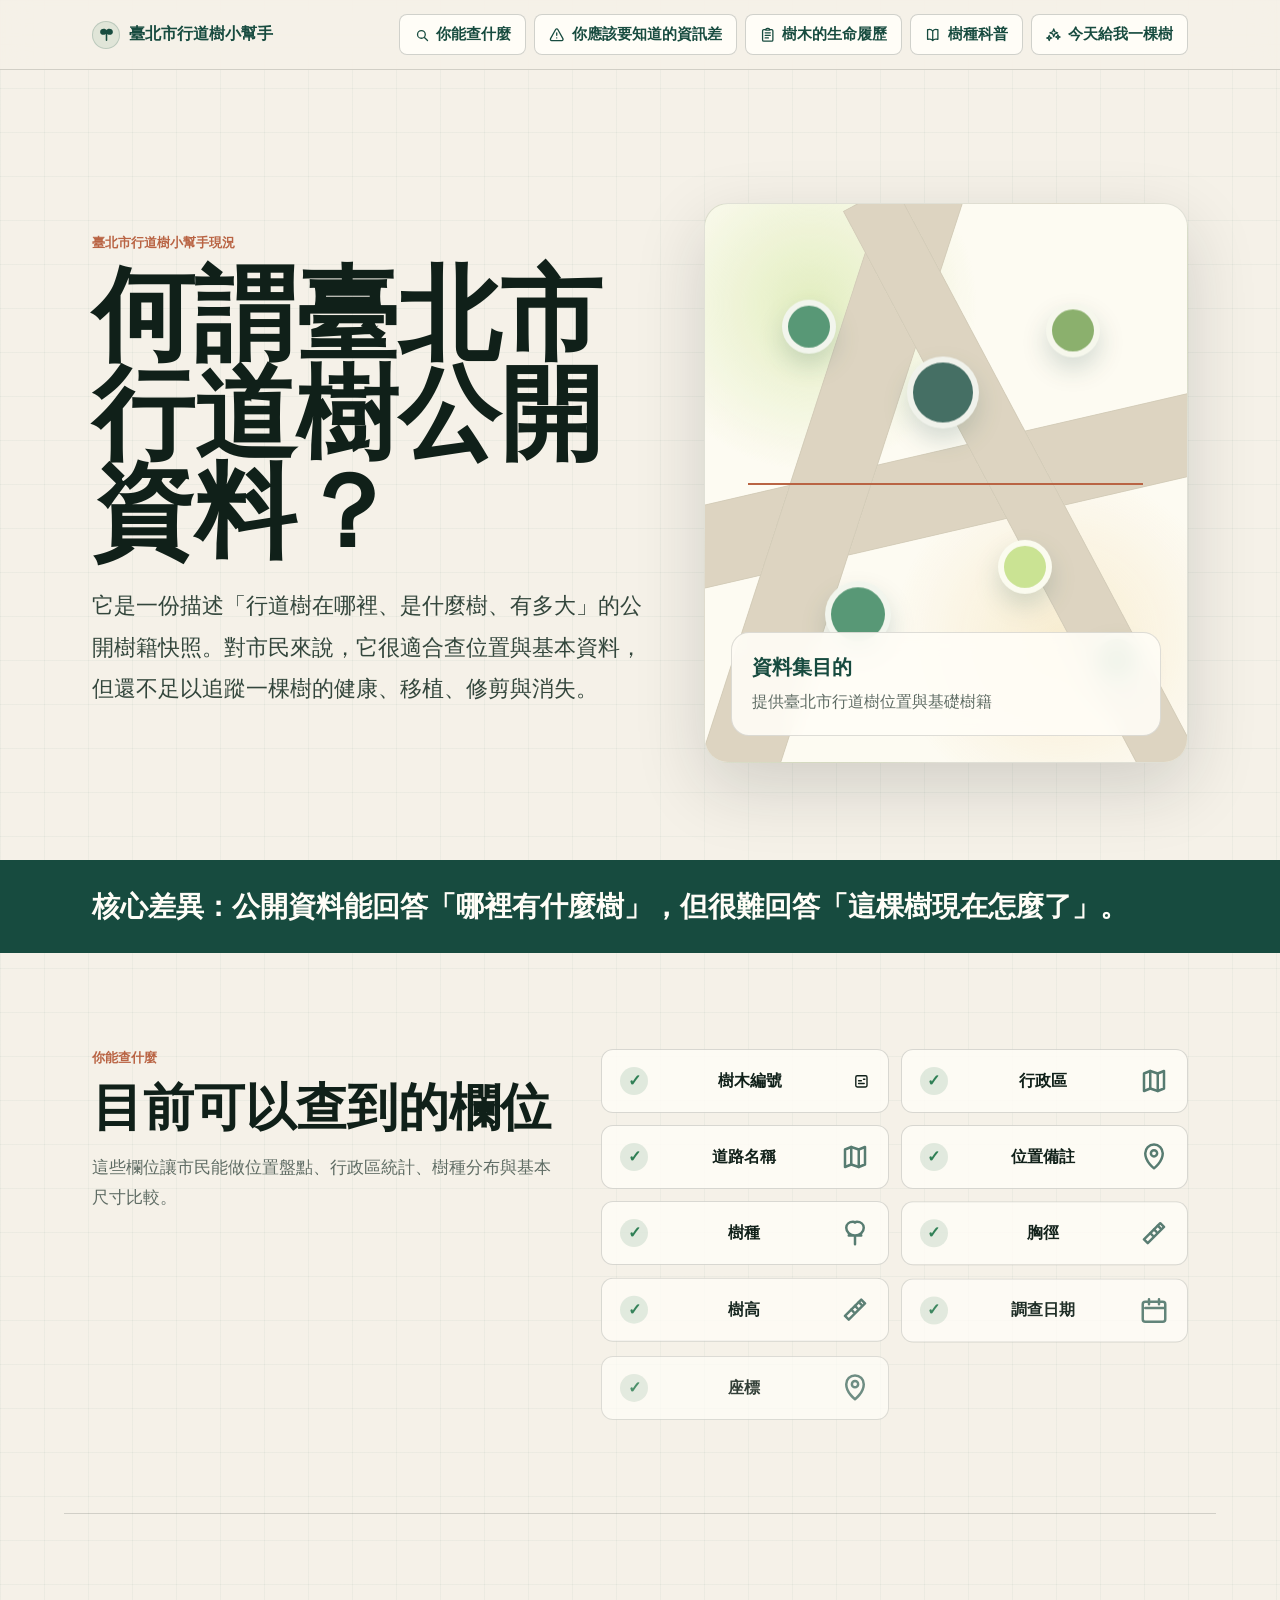
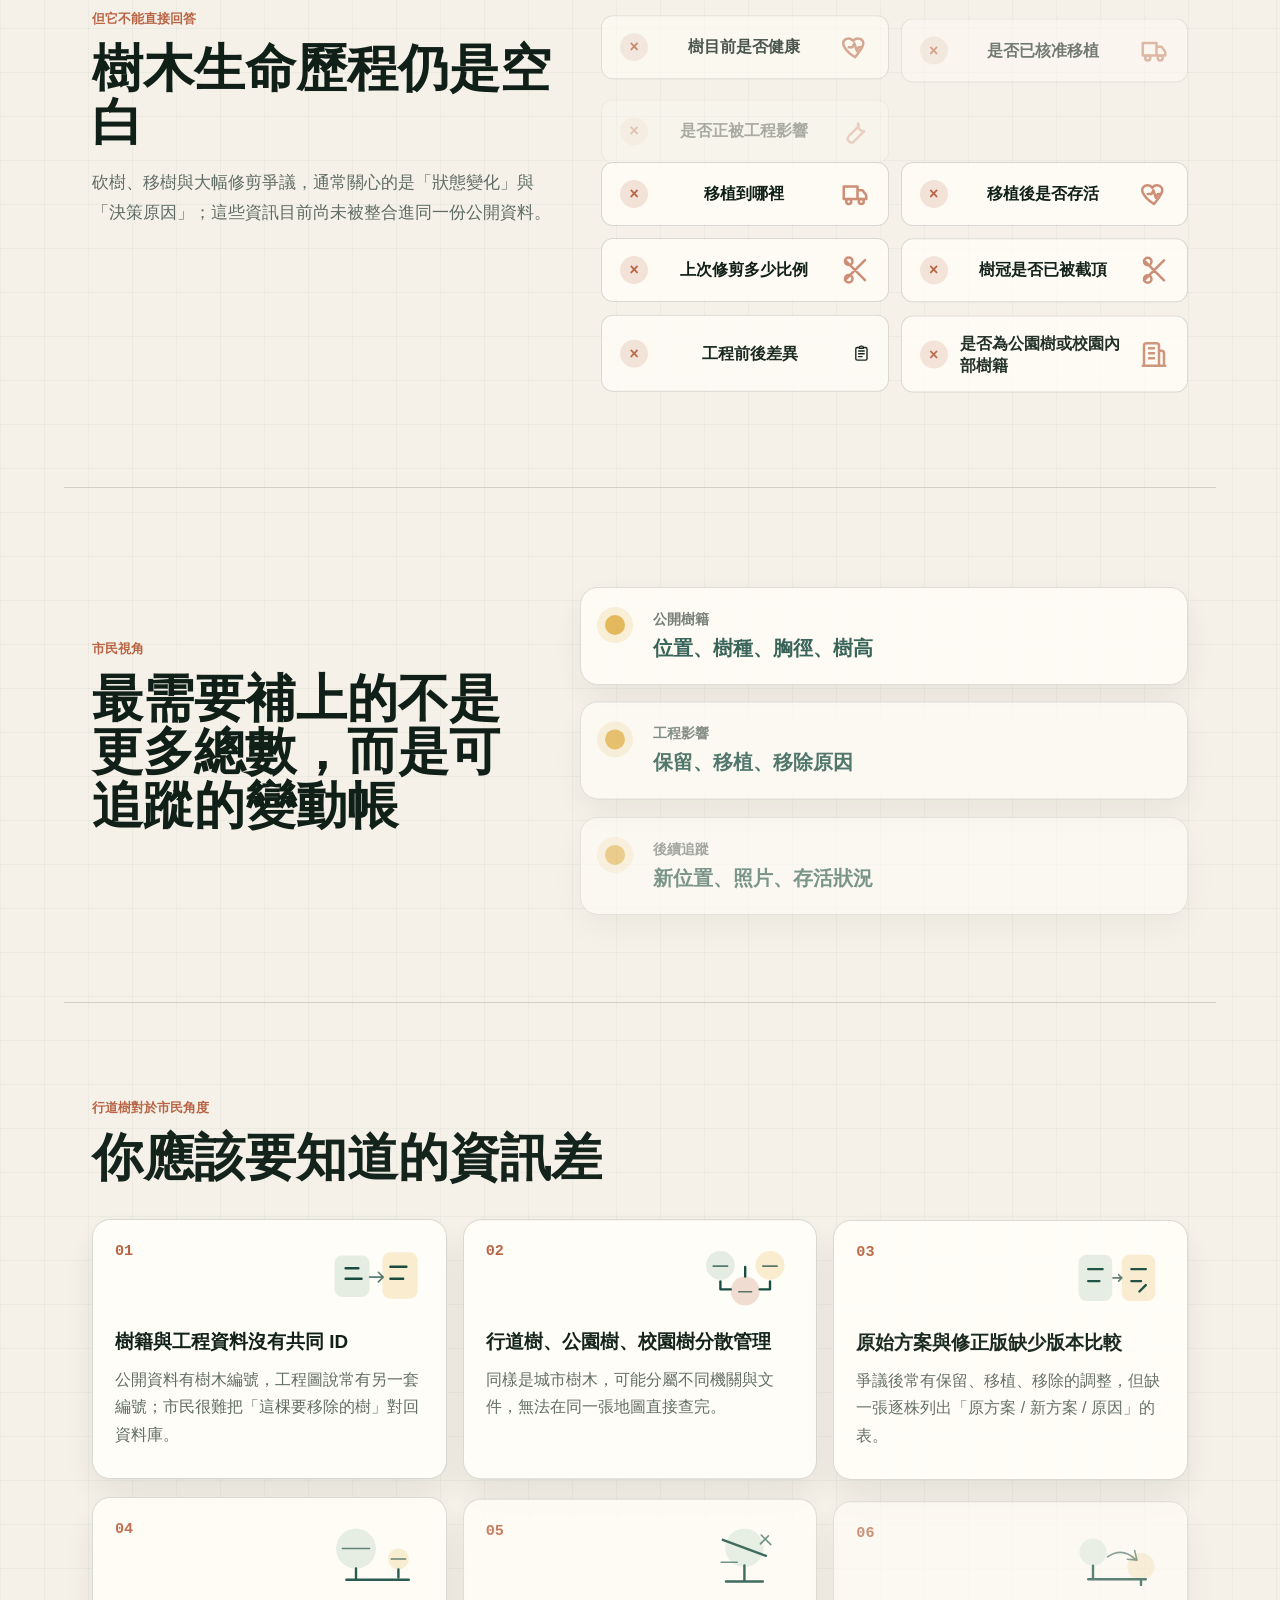
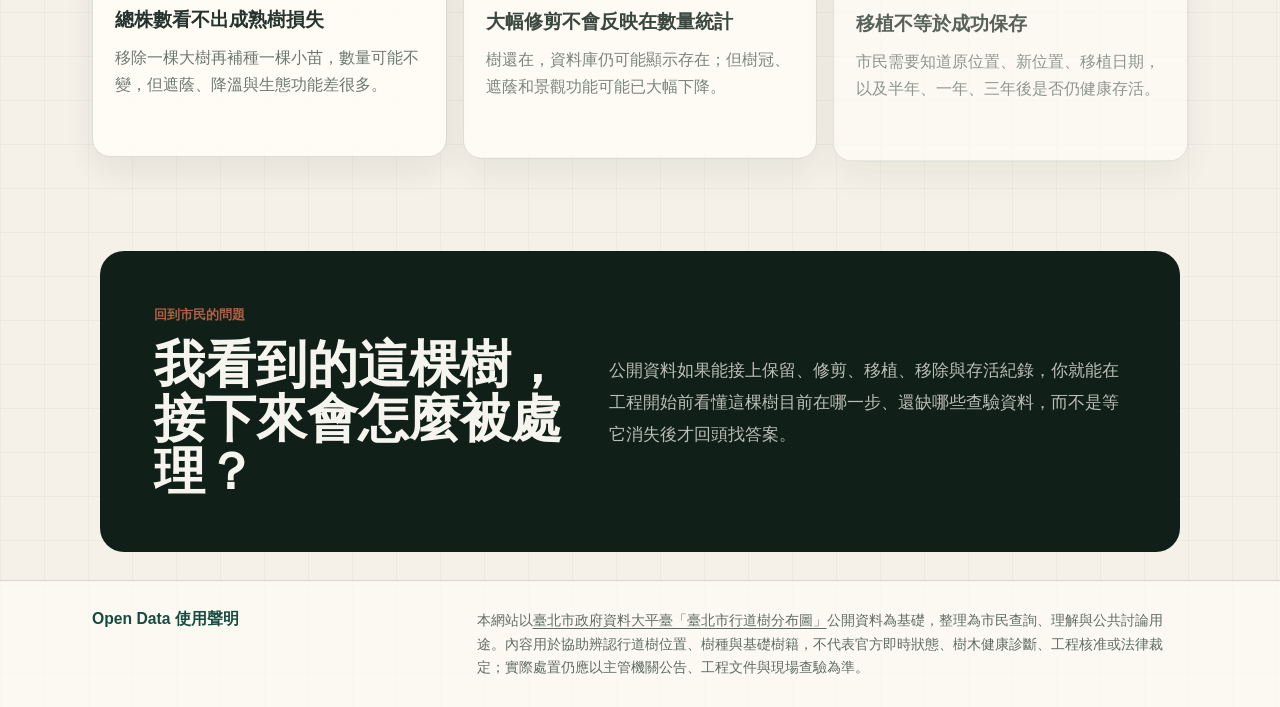
<file: index.html>
<!doctype html>
<html lang="zh-Hant">
<head>
  <meta charset="utf-8">
  <meta name="viewport" content="width=device-width, initial-scale=1">
  <link rel="icon" href="./favicon.svg" type="image/svg+xml">
  <link rel="icon" href="./favicon.ico" sizes="any">
  <link rel="canonical" href="https://dinopeng.com/tptrees/">
  <meta name="description" content="臺北市行道樹小幫手，用公開資料查行道樹位置、樹種、尺寸與資料缺口。">
  <meta property="og:type" content="website">
  <meta property="og:site_name" content="臺北市行道樹小幫手">
  <meta property="og:title" content="臺北市行道樹小幫手">
  <meta property="og:description" content="找到它、看懂它、知道缺口。從臺北市行道樹公開資料開始認識城市裡的樹。">
  <meta property="og:url" content="https://dinopeng.com/tptrees/">
  <meta property="og:image" content="https://dinopeng.com/tptrees/public/social-preview.png">
  <meta property="og:image:type" content="image/png">
  <meta property="og:image:width" content="1200">
  <meta property="og:image:height" content="630">
  <meta name="twitter:card" content="summary_large_image">
  <meta name="twitter:title" content="臺北市行道樹小幫手">
  <meta name="twitter:description" content="用公開資料找到一棵樹、看懂它、知道資料缺口。">
  <meta name="twitter:image" content="https://dinopeng.com/tptrees/public/social-preview.png">
  <script defer src="./app/analytics.js"></script>
  <script defer src="./app/heroicons.js"></script>
  <link rel="stylesheet" href="./app/motion.css">
  <title>臺北市行道樹小幫手現況</title>
  <style>
    :root{--bg:#f5f1e8;--fg:#17221d;--muted:#5f6c64;--forest:#174b3f;--leaf:#2f7f55;--lime:#bddc7a;--gold:#e1ae43;--clay:#b96444;--ink:#102019;--paper:#fffdf7;--line:rgba(23,34,29,.16);--shadow:0 24px 70px rgba(23,34,29,.16);--radius-sm:8px;--radius-md:12px;--radius-lg:18px;--radius-xl:24px;--page-gutter:clamp(24px,5vw,72px)}
    *{box-sizing:border-box}html{scroll-behavior:smooth}body{margin:0;padding-top:86px;background:linear-gradient(90deg,rgba(23,75,63,.04) 1px,transparent 1px),linear-gradient(rgba(23,75,63,.04) 1px,transparent 1px),var(--bg);background-size:44px 44px;color:var(--fg);font-family:-apple-system,BlinkMacSystemFont,"Noto Sans TC","PingFang TC","Microsoft JhengHei",Arial,sans-serif;letter-spacing:0}a{color:inherit;text-decoration:none}main{overflow:hidden}.topNav{position:fixed;top:0;left:0;right:0;z-index:20;padding:14px 28px;background:rgba(245,241,232,.88);border-bottom:1px solid var(--line);backdrop-filter:blur(14px)}.topNavInner{width:min(1160px,calc(100% - var(--page-gutter) * 2));margin:0 auto;display:flex;gap:10px;align-items:center;justify-content:space-between}.siteMark{display:inline-flex;align-items:center;gap:9px;color:var(--forest);font-weight:900}.siteIcon{width:28px;height:28px;display:inline-grid;place-items:center;flex:0 0 auto;border:1px solid rgba(23,75,63,.18);border-radius:50%;background:rgba(47,127,85,.1);color:var(--forest)}.siteIcon svg{width:17px;height:17px;display:block}.heroIcon{width:1.05em;height:1.05em;display:inline-block;flex:0 0 auto}.navLinks{display:flex;flex-wrap:wrap;gap:8px}.navLinks a{min-height:40px;display:inline-flex;align-items:center;justify-content:center;gap:7px;padding:10px 14px;border:1px solid rgba(23,34,29,.2);border-radius:var(--radius-sm);background:var(--paper);color:var(--forest);font-size:.92rem;font-weight:800;transition:background .18s ease,border-color .18s ease,color .18s ease,transform .18s ease,box-shadow .18s ease}.navLinks a:hover,.navLinks a:focus-visible{border-color:rgba(23,75,63,.48);background:rgba(47,127,85,.1);color:var(--ink);transform:translateY(-1px);box-shadow:0 8px 18px rgba(23,34,29,.08);outline:none}.navLinks a.active{background:var(--forest);color:#fffdf7}.navLinks a.active:hover,.navLinks a.active:focus-visible{background:var(--forest);color:#fffdf7;border-color:var(--forest)}.hero{min-height:86vh;padding:64px 28px 44px;display:grid;align-items:center}.heroGrid,.contentSection{width:min(1160px,calc(100% - var(--page-gutter) * 2));margin:0 auto}.closing{width:min(1080px,calc(100% - var(--page-gutter) * 2));margin:0 auto}.heroGrid{display:grid;grid-template-columns:minmax(0,1.08fr) minmax(360px,.92fr);gap:44px;align-items:center}.heroCopy{max-width:720px}.eyebrow,.sectionKicker{margin:0 0 14px;color:var(--clay);font-size:.84rem;font-weight:800}h1,h2,h3,p{margin-top:0}h1{margin-bottom:24px;color:var(--ink);font-size:clamp(3rem,8vw,6.8rem);line-height:.96;font-weight:900;max-width:860px}h2{margin-bottom:18px;color:var(--ink);font-size:clamp(2rem,4vw,4rem);line-height:1.05;font-weight:900}h3{margin-bottom:10px;color:var(--ink);font-size:1.18rem;line-height:1.28}.lead{color:#33463c;font-size:clamp(1.08rem,2vw,1.4rem);line-height:1.85;max-width:760px}.mapPanel{position:relative;min-height:560px;border:1px solid rgba(23,34,29,.12);border-radius:var(--radius-xl);background:radial-gradient(circle at 22% 18%,rgba(189,220,122,.52),transparent 28%),radial-gradient(circle at 74% 78%,rgba(225,174,67,.24),transparent 30%),#fdfaf0;box-shadow:var(--shadow);overflow:hidden}.streetMap{position:absolute;inset:0}.road{position:absolute;background:#d5cab3;box-shadow:inset 0 0 0 1px rgba(23,34,29,.06)}.roadA{left:-8%;top:44%;width:116%;height:82px;transform:rotate(-13deg)}.roadB{left:18%;top:-12%;width:78px;height:124%;transform:rotate(18deg)}.roadC{left:60%;top:-8%;width:58px;height:118%;transform:rotate(-28deg)}.treeDot{position:absolute;width:54px;height:54px;border:6px solid rgba(255,253,247,.92);border-radius:50%;background:var(--leaf);box-shadow:0 12px 24px rgba(23,75,63,.22)}.dot1{left:16%;top:18%}.dot2{left:42%;top:28%;width:72px;height:72px;background:var(--forest)}.dot3{right:18%;top:18%;background:#6f9d4a}.dot4{left:25%;bottom:20%;width:66px;height:66px}.dot5{right:28%;bottom:30%;background:var(--lime)}.dot6{right:9%;bottom:13%;background:#4f8c64}.scanLine{position:absolute;left:9%;right:9%;top:50%;height:2px;background:var(--clay);box-shadow:0 0 0 999px rgba(255,253,247,.2)}.mapLegend{position:absolute;left:26px;right:26px;bottom:26px;display:grid;gap:8px;padding:20px;background:rgba(255,253,247,.9);border:1px solid rgba(23,34,29,.14);border-radius:var(--radius-lg);backdrop-filter:blur(10px)}.mapLegend strong{color:var(--forest);font-size:1.28rem}.mapLegend span{color:var(--muted);line-height:1.6}.summaryBand{padding:24px 28px;background:var(--forest);color:#fffdf7}.summaryBand p{width:min(1160px,calc(100% - var(--page-gutter) * 2));margin:0 auto;font-size:clamp(1.2rem,2.2vw,1.9rem);line-height:1.6;font-weight:800}.contentSection{padding:96px 28px;scroll-margin-top:86px}.split{display:grid;grid-template-columns:minmax(280px,.88fr) minmax(0,1.12fr);gap:48px;align-items:start}.inverse{border-top:1px solid var(--line)}.sectionIntro{color:var(--muted);font-size:1.06rem;line-height:1.8;max-width:520px}.fieldGrid{display:grid;grid-template-columns:repeat(2,minmax(0,1fr));gap:12px}.fieldItem{min-height:64px;display:flex;align-items:center;gap:12px;padding:16px 18px;border:1px solid var(--line);border-radius:var(--radius-md);background:rgba(255,253,247,.82);color:var(--ink);font-weight:800;line-height:1.35}.fieldItem span{width:28px;height:28px;display:inline-grid;place-items:center;flex:0 0 auto;border-radius:50%;font-weight:900}.positive span{background:rgba(47,127,85,.14);color:var(--leaf)}.negative span{background:rgba(185,100,68,.16);color:var(--clay)}.compareSection{display:grid;grid-template-columns:minmax(280px,.84fr) minmax(0,1.16fr);gap:48px;align-items:center;border-top:1px solid var(--line);border-bottom:1px solid var(--line)}.timeline{display:grid;gap:14px}.timeline div{position:relative;padding:22px 24px 22px 72px;background:var(--paper);border:1px solid var(--line);border-radius:var(--radius-lg);box-shadow:0 12px 34px rgba(23,34,29,.08)}.timeline div:before{content:"";position:absolute;left:24px;top:27px;width:20px;height:20px;border-radius:50%;background:var(--gold);box-shadow:0 0 0 8px rgba(225,174,67,.2)}.timeline span{display:block;margin-bottom:6px;color:var(--muted);font-size:.9rem;font-weight:700}.timeline strong{color:var(--forest);font-size:1.22rem}.sectionHeader{max-width:760px;margin-bottom:34px}.gapGrid{display:grid;grid-template-columns:repeat(3,minmax(0,1fr));gap:16px}.gapCard{min-height:260px;padding:24px;background:var(--paper);border:1px solid var(--line);border-radius:var(--radius-lg);box-shadow:0 16px 36px rgba(23,34,29,.08)}.gapCard span{display:inline-flex;margin-bottom:28px;color:var(--clay);font-family:ui-monospace,Menlo,monospace;font-size:.95rem;font-weight:900}.gapCard p{margin:0;color:var(--muted);line-height:1.7}.closing{margin-bottom:28px;padding:clamp(30px,5vw,54px);display:grid;border-radius:var(--radius-xl);grid-template-columns:minmax(280px,.9fr) minmax(0,1.1fr);gap:32px;align-items:center;background:var(--ink);color:#fffdf7}.closing h2{margin-bottom:0;color:#fffdf7;font-size:clamp(1.9rem,4vw,3.4rem)}.closing p:last-child{margin:0;color:rgba(255,253,247,.78);font-size:1.08rem;line-height:1.85}.siteFooter{padding:28px;border-top:1px solid var(--line);background:rgba(255,253,247,.72)}.siteFooterInner{width:min(1160px,calc(100% - var(--page-gutter) * 2));margin:0 auto;display:grid;grid-template-columns:minmax(180px,.34fr) minmax(0,.66fr);gap:18px;align-items:start}.siteFooter strong{color:var(--forest);font-size:.98rem}.siteFooter p{margin:0;color:var(--muted);font-size:.86rem;line-height:1.7}.preloader{position:fixed;inset:0;z-index:100;display:grid;place-items:center;padding:28px;background:var(--bg);transition:opacity .32s ease,visibility .32s ease}.preloader.isHidden{opacity:0;visibility:hidden;pointer-events:none}.preloaderCard{width:min(420px,100%);padding:28px;border:1px solid var(--line);border-radius:var(--radius-xl);background:var(--paper);box-shadow:var(--shadow)}.preloaderMark{display:flex;align-items:center;gap:12px;margin-bottom:16px;color:var(--forest);font-weight:900}.preloaderIcon{width:42px;height:42px;display:grid;place-items:center;border:1px solid rgba(23,75,63,.18);border-radius:50%;background:rgba(47,127,85,.1)}.preloaderIcon svg{width:24px;height:24px}.preloaderTitle{margin:0 0 6px;color:var(--ink);font-size:1.25rem;font-weight:900}.preloaderText{margin:0;color:var(--muted);font-size:.92rem;line-height:1.6}.preloaderBar{position:relative;height:4px;margin-top:18px;overflow:hidden;border-radius:999px;background:rgba(23,75,63,.12)}.preloaderBar:before{content:"";position:absolute;inset:0;width:42%;background:var(--forest);animation:preloadSlide 1.05s ease-in-out infinite}@keyframes preloadSlide{0%{transform:translateX(-110%)}100%{transform:translateX(260%)}}@media(max-width:900px){.topNavInner{align-items:flex-start;flex-direction:column}.hero{padding-top:44px}.heroGrid,.split,.compareSection,.closing{grid-template-columns:1fr}.mapPanel{min-height:420px}.gapGrid{grid-template-columns:repeat(2,minmax(0,1fr))}}@media(max-width:640px){body{padding-top:132px;--page-gutter:18px}.topNav{padding:12px 18px}.navLinks{width:100%;display:flex;flex-wrap:nowrap;overflow-x:auto;padding-bottom:4px;-webkit-overflow-scrolling:touch}.navLinks a{flex:0 0 auto;text-align:center}.hero,.contentSection{padding-left:18px;padding-right:18px}h1{font-size:clamp(2rem,10vw,2.4rem);line-height:1.12;word-break:break-all;overflow-wrap:anywhere}h1 span{display:block}.lead,.sectionIntro,.gapCard p,.closing p,.siteFooter p{word-break:break-all;overflow-wrap:anywhere}.fieldGrid,.gapGrid{grid-template-columns:1fr}.gapCard{min-height:auto}.closing{padding:30px 22px}.siteFooterInner{grid-template-columns:1fr}}
  </style>
  <style>
    .gapCard{display:grid;grid-template-rows:auto auto auto 1fr;gap:0;padding:22px 22px 24px;overflow:hidden}
    .gapTop{display:flex;align-items:flex-start;justify-content:space-between;gap:16px;margin-bottom:18px}
    .gapTop span{margin:0}
    .gapIllustration{width:96px;height:70px;flex:0 0 auto;color:var(--forest)}
    .gapIllustration .soft{fill:rgba(47,127,85,.12)}
    .gapIllustration .warm{fill:rgba(225,174,67,.22)}
    .gapIllustration .clay{fill:rgba(185,100,68,.22)}
    .gapIllustration .line{fill:none;stroke:currentColor;stroke-width:3;stroke-linecap:round;stroke-linejoin:round}
    .gapIllustration .thin{fill:none;stroke:currentColor;stroke-width:2;stroke-linecap:round;stroke-linejoin:round;opacity:.72}
    .gapCard h3{margin-bottom:12px}
    .fieldItem{justify-content:space-between}
    .fieldItem .fieldIcon{width:30px;height:30px;flex:0 0 auto;opacity:.72}
    .fieldItem.positive .fieldIcon{color:var(--forest)}
    .fieldItem.negative .fieldIcon{color:var(--clay)}
    @media(max-width:640px){.gapTop{margin-bottom:14px}.gapIllustration{width:84px;height:62px}}
  </style>
</head>
<body>
<div class="preloader" id="preloader" role="status" aria-live="polite"><div class="preloaderCard"><div class="preloaderMark"><span class="preloaderIcon" aria-hidden="true"><svg viewBox="0 0 24 24" fill="none"><path d="M12 20V9" stroke="currentColor" stroke-width="2.2" stroke-linecap="round"/><path d="M7.5 12.5C4.8 12.5 3 10.8 3 8.4C3 5.8 5.2 4 8.1 4C10 4 11.4 4.8 12 6.1C12.6 4.8 14 4 15.9 4C18.8 4 21 5.8 21 8.4C21 10.8 19.2 12.5 16.5 12.5C14.5 12.5 13.1 11.7 12 10.3C10.9 11.7 9.5 12.5 7.5 12.5Z" fill="currentColor"/></svg></span><span>臺北市行道樹小幫手</span></div><p class="preloaderTitle">正在開啟公開資料導覽</p><p class="preloaderText">準備欄位說明、資訊差與城市樹木生命履歷入口。</p><div class="preloaderBar" aria-hidden="true"></div></div></div>
<nav class="topNav" aria-label="頁面導覽">
    <div class="topNavInner">
      <a class="siteMark" href="./index.html"><span class="siteIcon" aria-hidden="true"><svg viewBox="0 0 24 24" fill="none"><path d="M12 20V9" stroke="currentColor" stroke-width="2.2" stroke-linecap="round"/><path d="M7.5 12.5C4.8 12.5 3 10.8 3 8.4C3 5.8 5.2 4 8.1 4C10 4 11.4 4.8 12 6.1C12.6 4.8 14 4 15.9 4C18.8 4 21 5.8 21 8.4C21 10.8 19.2 12.5 16.5 12.5C14.5 12.5 13.1 11.7 12 10.3C10.9 11.7 9.5 12.5 7.5 12.5Z" fill="currentColor"/></svg></span><span>臺北市行道樹小幫手</span></a>
      <div class="navLinks">
        <a href="#can-check">你能查什麼</a>
        <a href="#gaps">你應該要知道的資訊差</a>
        <a href="./lifecycle/index.html">樹木的生命履歷</a>
        <a href="./species/index.html">樹種科普</a>
        <a href="./daily/index.html">今天給我一棵樹</a>
      </div>
    </div>
  </nav>
<main>
  <section class="hero" aria-labelledby="title">
    <div class="heroGrid">
      <div class="heroCopy">
        <p class="eyebrow">臺北市行道樹小幫手現況</p>
        <h1 id="title"><span>何謂臺北市</span><span>行道樹公開資料？</span></h1>
        <p class="lead">它是一份描述「行道樹在哪裡、是什麼樹、有多大」的公開樹籍快照。對市民來說，它很適合查位置與基本資料，但還不足以追蹤一棵樹的健康、移植、修剪與消失。</p>
      </div>
      <div class="mapPanel" aria-label="行道樹資料示意圖">
        <div class="streetMap">
          <span class="road roadA"></span><span class="road roadB"></span><span class="road roadC"></span>
          <span class="treeDot dot1"></span><span class="treeDot dot2"></span><span class="treeDot dot3"></span><span class="treeDot dot4"></span><span class="treeDot dot5"></span><span class="treeDot dot6"></span><span class="scanLine"></span>
        </div>
        <div class="mapLegend"><strong>資料集目的</strong><span>提供臺北市行道樹位置與基礎樹籍</span></div>
      </div>
    </div>
  </section>
  <section class="summaryBand"><p>核心差異：公開資料能回答「哪裡有什麼樹」，但很難回答「這棵樹現在怎麼了」。</p></section>
  <section class="contentSection split" id="can-check">
    <div><p class="sectionKicker">你能查什麼</p><h2>目前可以查到的欄位</h2><p class="sectionIntro">這些欄位讓市民能做位置盤點、行政區統計、樹種分布與基本尺寸比較。</p></div>
    <div class="fieldGrid">
      <div class="fieldItem positive"><span>✓</span>樹木編號</div><div class="fieldItem positive"><span>✓</span>行政區</div><div class="fieldItem positive"><span>✓</span>道路名稱</div><div class="fieldItem positive"><span>✓</span>位置備註</div><div class="fieldItem positive"><span>✓</span>樹種</div><div class="fieldItem positive"><span>✓</span>胸徑</div><div class="fieldItem positive"><span>✓</span>樹高</div><div class="fieldItem positive"><span>✓</span>調查日期</div><div class="fieldItem positive"><span>✓</span>座標</div>
    </div>
  </section>
  <section class="contentSection split inverse">
    <div><p class="sectionKicker">但它不能直接回答</p><h2>樹木生命歷程仍是空白</h2><p class="sectionIntro">砍樹、移樹與大幅修剪爭議，通常關心的是「狀態變化」與「決策原因」；這些資訊目前尚未被整合進同一份公開資料。</p></div>
    <div class="fieldGrid">
      <div class="fieldItem negative"><span>×</span>樹目前是否健康</div><div class="fieldItem negative"><span>×</span>是否已核准移植</div><div class="fieldItem negative"><span>×</span>是否正被工程影響</div><div class="fieldItem negative"><span>×</span>為何被移除</div><div class="fieldItem negative"><span>×</span>移植到哪裡</div><div class="fieldItem negative"><span>×</span>移植後是否存活</div><div class="fieldItem negative"><span>×</span>上次修剪多少比例</div><div class="fieldItem negative"><span>×</span>樹冠是否已被截頂</div><div class="fieldItem negative"><span>×</span>工程前後差異</div><div class="fieldItem negative"><span>×</span>是否為公園樹或校園內部樹籍</div>
    </div>
  </section>
  <section class="contentSection compareSection">
    <div class="compareCopy"><p class="sectionKicker">市民視角</p><h2>最需要補上的不是更多總數，而是可追蹤的變動帳</h2></div>
    <div class="timeline" aria-label="理想的樹木生命履歷">
      <div><span>公開樹籍</span><strong>位置、樹種、胸徑、樹高</strong></div>
      <div><span>工程影響</span><strong>保留、移植、移除原因</strong></div>
      <div><span>後續追蹤</span><strong>新位置、照片、存活狀況</strong></div>
    </div>
  </section>
  <section class="contentSection" id="gaps">
    <div class="sectionHeader"><p class="sectionKicker">行道樹對於市民角度</p><h2>你應該要知道的資訊差</h2></div>
    <div class="gapGrid">
      <article class="gapCard"><div class="gapTop"><span>01</span><svg class="gapIllustration" viewBox="0 0 120 86" aria-hidden="true"><rect class="soft" x="8" y="16" width="44" height="52" rx="10"/><rect class="warm" x="68" y="12" width="44" height="58" rx="10"/><path class="line" d="M22 32h16M22 45h20M78 30h20M78 45h16"/><path class="thin" d="M52 43h16m-5-6 6 6-6 6"/></svg></div><h3>樹籍與工程資料沒有共同 ID</h3><p>公開資料有樹木編號，工程圖說常有另一套編號；市民很難把「這棵要移除的樹」對回資料庫。</p></article>
      <article class="gapCard"><div class="gapTop"><span>02</span><svg class="gapIllustration" viewBox="0 0 120 86" aria-hidden="true"><circle class="soft" cx="28" cy="28" r="18"/><circle class="warm" cx="90" cy="28" r="18"/><circle class="clay" cx="59" cy="60" r="18"/><path class="line" d="M28 48v10h13M90 48v10H77M59 42V30"/><path class="thin" d="M19 29h18M81 29h18M51 61h16"/></svg></div><h3>行道樹、公園樹、校園樹分散管理</h3><p>同樣是城市樹木，可能分屬不同機關與文件，無法在同一張地圖直接查完。</p></article>
      <article class="gapCard"><div class="gapTop"><span>03</span><svg class="gapIllustration" viewBox="0 0 120 86" aria-hidden="true"><rect class="soft" x="12" y="14" width="42" height="58" rx="10"/><rect class="warm" x="66" y="14" width="42" height="58" rx="10"/><path class="line" d="M24 32h18M24 47h14M78 32h18M78 47h12"/><path class="thin" d="M55 43h10m-3-4 4 4-4 4"/><path class="line" d="m88 60 8-8"/></svg></div><h3>原始方案與修正版缺少版本比較</h3><p>爭議後常有保留、移植、移除的調整，但缺一張逐株列出「原方案 / 新方案 / 原因」的表。</p></article>
      <article class="gapCard"><div class="gapTop"><span>04</span><svg class="gapIllustration" viewBox="0 0 120 86" aria-hidden="true"><circle class="soft" cx="35" cy="35" r="25"/><circle class="warm" cx="88" cy="48" r="13"/><path class="line" d="M35 60v14M88 61v10M23 74h78"/><path class="thin" d="M18 35h34M79 48h18"/></svg></div><h3>總株數看不出成熟樹損失</h3><p>移除一棵大樹再補種一棵小苗，數量可能不變，但遮蔭、降溫與生態功能差很多。</p></article>
      <article class="gapCard"><div class="gapTop"><span>05</span><svg class="gapIllustration" viewBox="0 0 120 86" aria-hidden="true"><circle class="soft" cx="58" cy="32" r="24"/><path class="line" d="M58 54v20M35 74h46M31 22l54 20"/><path class="thin" d="m79 16 12 12M88 17 78 27M29 50h20"/></svg></div><h3>大幅修剪不會反映在數量統計</h3><p>樹還在，資料庫仍可能顯示存在；但樹冠、遮蔭和景觀功能可能已大幅下降。</p></article>
      <article class="gapCard"><div class="gapTop"><span>06</span><svg class="gapIllustration" viewBox="0 0 120 86" aria-hidden="true"><circle class="soft" cx="30" cy="34" r="17"/><circle class="warm" cx="90" cy="52" r="17"/><path class="line" d="M30 51v16M90 69v6M24 68h72"/><path class="thin" d="M48 40c13-9 25-7 36 4m-2-12 3 12-12-1"/></svg></div><h3>移植不等於成功保存</h3><p>市民需要知道原位置、新位置、移植日期，以及半年、一年、三年後是否仍健康存活。</p></article>
    </div>
  </section>
  <section class="closing">
    <div><p class="sectionKicker">回到市民的問題</p><h2>我看到的這棵樹，接下來會怎麼被處理？</h2></div>
    <p>公開資料如果能接上保留、修剪、移植、移除與存活紀錄，你就能在工程開始前看懂這棵樹目前在哪一步、還缺哪些查驗資料，而不是等它消失後才回頭找答案。</p>
  </section>
  </main>
  <footer class="siteFooter">
    <div class="siteFooterInner">
      <strong>Open Data 使用聲明</strong>
      <p>本網站以<a href="https://data.taipei/dataset/detail?id=7a49d00c-a5ff-4a6b-be9e-aaa6dc1ff7e8" target="_blank" rel="noopener" style="text-decoration:underline;text-underline-offset:3px">臺北市政府資料大平臺「臺北市行道樹分布圖」</a>公開資料為基礎，整理為市民查詢、理解與公共討論用途。內容用於協助辨認行道樹位置、樹種與基礎樹籍，不代表官方即時狀態、樹木健康診斷、工程核准或法律裁定；實際處置仍應以主管機關公告、工程文件與現場查驗為準。</p>
    </div>
  </footer>
<script src="app/vendor/gsap.min.js"></script>
<script src="app/vendor/ScrollTrigger.min.js"></script>
<script src="app/motion.js"></script>
<script>
  function hidePreloader(){const preloader=document.querySelector("#preloader");if(!preloader)return;preloader.classList.add("isHidden");window.setTimeout(()=>preloader.remove(),420);}
  window.addEventListener("load",()=>window.setTimeout(hidePreloader,520));
  window.setTimeout(hidePreloader,4500);
</script>
</body>
</html>
</file>
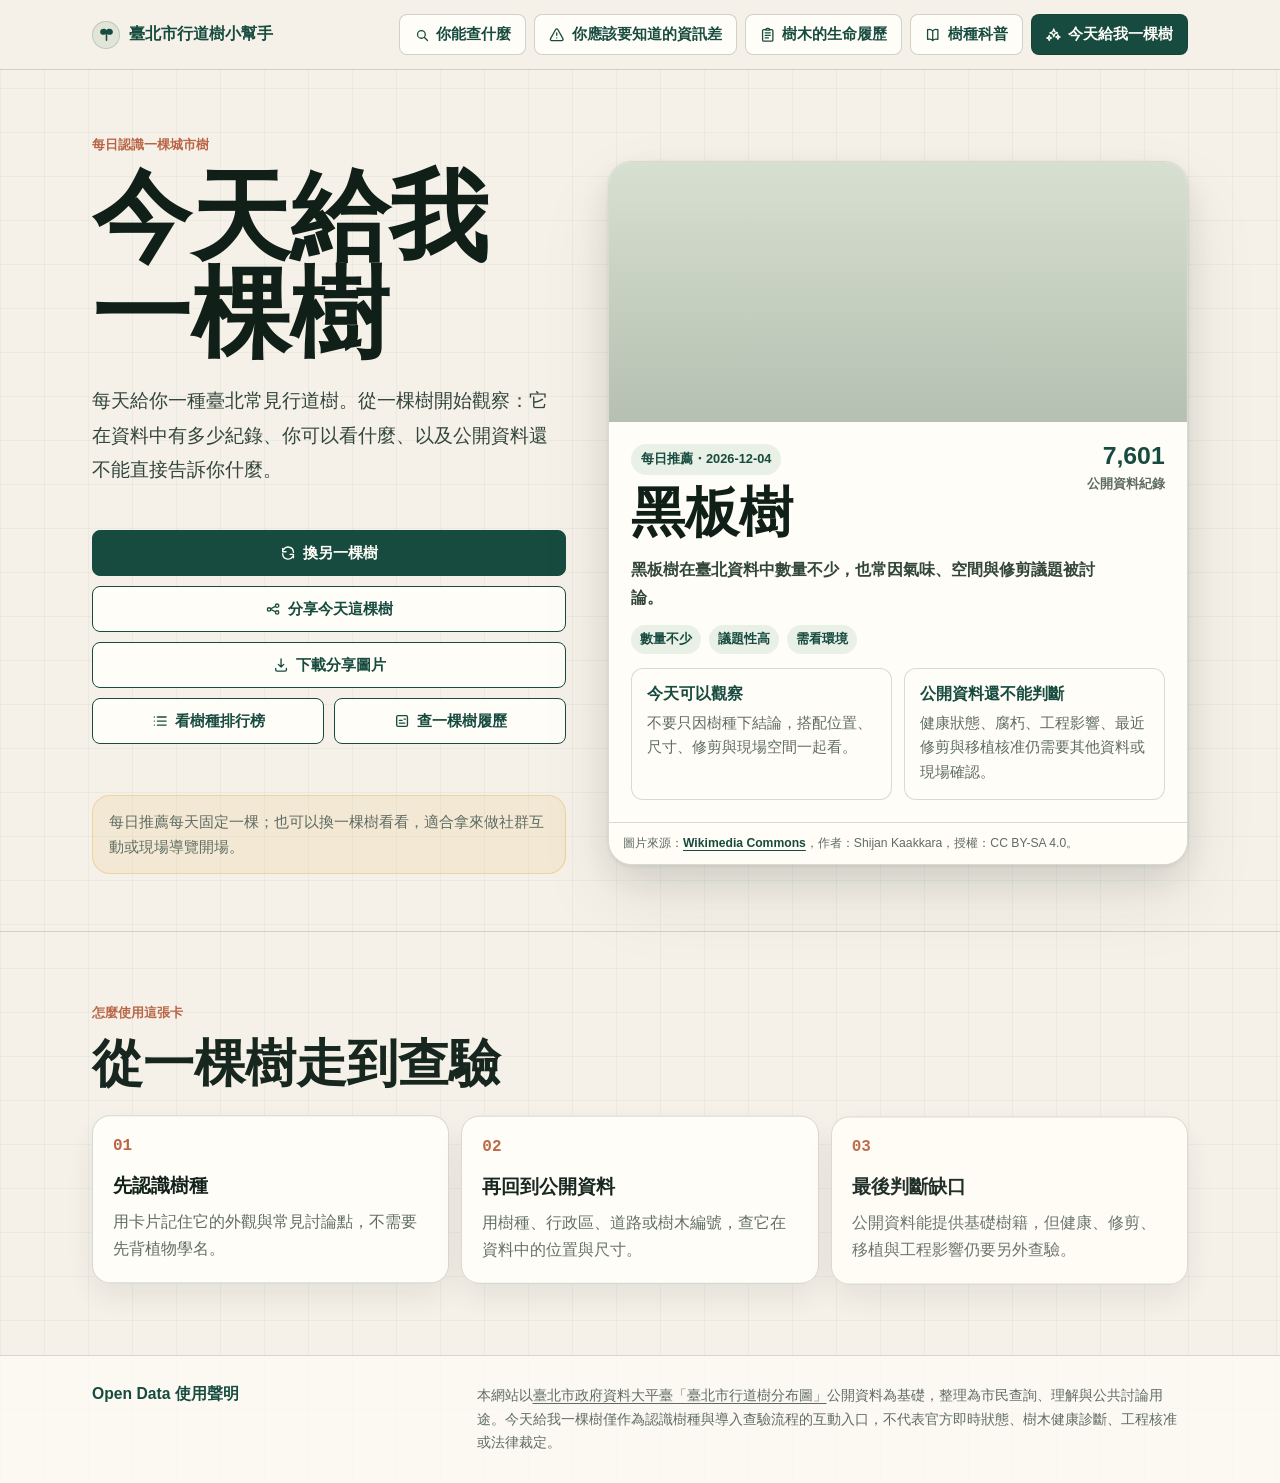
<file: daily/index.html>
<!doctype html>
<html lang="zh-Hant">
<head>
  <meta charset="utf-8">
  <meta name="viewport" content="width=device-width, initial-scale=1">
  <link rel="icon" href="../favicon.svg" type="image/svg+xml">
  <link rel="icon" href="../favicon.ico" sizes="any">
  <link rel="canonical" href="https://dinopeng.com/tptrees/daily/">
  <meta name="description" content="每天給你一種臺北常見行道樹，從一棵樹開始看懂公開資料能說明什麼。">
  <meta property="og:type" content="website">
  <meta property="og:site_name" content="臺北市行道樹小幫手">
  <meta property="og:title" content="今天給我一棵樹｜臺北市行道樹小幫手">
  <meta property="og:description" content="每天認識一種臺北常見行道樹，看看它在公開資料中有多少紀錄與哪些觀察重點。">
  <meta property="og:url" content="https://dinopeng.com/tptrees/daily/">
  <meta property="og:image" content="https://dinopeng.com/tptrees/public/social-preview.png">
  <meta property="og:image:type" content="image/png">
  <meta property="og:image:width" content="1200">
  <meta property="og:image:height" content="630">
  <meta name="twitter:card" content="summary_large_image">
  <meta name="twitter:title" content="今天給我一棵樹｜臺北市行道樹小幫手">
  <meta name="twitter:description" content="每天給你一種臺北常見行道樹，從一棵樹開始理解公開資料。">
  <meta name="twitter:image" content="https://dinopeng.com/tptrees/public/social-preview.png">
  <script defer src="../app/analytics.js"></script>
  <script defer src="../app/heroicons.js"></script>
  <link rel="stylesheet" href="../app/motion.css">
  <title>今天給我一棵樹｜臺北市行道樹小幫手</title>
  <style>
    :root{--bg:#f5f1e8;--fg:#17221d;--muted:#5f6c64;--forest:#174b3f;--leaf:#2f7f55;--lime:#bddc7a;--gold:#e1ae43;--clay:#b96444;--ink:#102019;--paper:#fffdf7;--line:rgba(23,34,29,.16);--soft:rgba(255,253,247,.72);--shadow:0 20px 58px rgba(23,34,29,.12);--radius-sm:8px;--radius-md:12px;--radius-lg:18px;--radius-xl:24px;--page-gutter:clamp(24px,5vw,72px)}
    *{box-sizing:border-box}
    html{scroll-behavior:smooth}
    body{margin:0;padding-top:86px;background:linear-gradient(90deg,rgba(23,75,63,.045) 1px,transparent 1px),linear-gradient(rgba(23,75,63,.045) 1px,transparent 1px),var(--bg);background-size:44px 44px;color:var(--fg);font-family:-apple-system,BlinkMacSystemFont,"Noto Sans TC","PingFang TC","Microsoft JhengHei",Arial,sans-serif;letter-spacing:0}
    a{color:inherit;text-decoration:none}
    .topNav{position:fixed;top:0;left:0;right:0;z-index:20;padding:14px 28px;background:rgba(245,241,232,.9);border-bottom:1px solid var(--line);backdrop-filter:blur(14px)}
    .topNavInner,.wrap{width:min(1160px,calc(100% - var(--page-gutter) * 2));margin:0 auto}
    .topNavInner{display:flex;gap:12px;align-items:center;justify-content:space-between}
    .siteMark{display:inline-flex;align-items:center;gap:9px;color:var(--forest);font-weight:900}
    .siteIcon{width:28px;height:28px;display:inline-grid;place-items:center;flex:0 0 auto;border:1px solid rgba(23,75,63,.18);border-radius:50%;background:rgba(47,127,85,.1);color:var(--forest)}
    .siteIcon svg{width:17px;height:17px;display:block}
    .heroIcon{width:1.05em;height:1.05em;display:inline-block;flex:0 0 auto}
    .navLinks{display:flex;flex-wrap:wrap;gap:8px}
    .navLinks a{min-height:40px;display:inline-flex;align-items:center;justify-content:center;gap:7px;padding:10px 14px;border:1px solid rgba(23,34,29,.2);border-radius:var(--radius-sm);background:var(--paper);color:var(--forest);font-size:.92rem;font-weight:800;transition:background .18s ease,border-color .18s ease,color .18s ease,transform .18s ease,box-shadow .18s ease}
    .navLinks a:hover,.navLinks a:focus-visible{border-color:rgba(23,75,63,.48);background:rgba(47,127,85,.1);color:var(--ink);transform:translateY(-1px);box-shadow:0 8px 18px rgba(23,34,29,.08);outline:none}
    .navLinks a.active{background:var(--forest);color:#fffdf7}
    .navLinks a.active:hover,.navLinks a.active:focus-visible{background:var(--forest);color:#fffdf7;border-color:var(--forest)}
    main{overflow:hidden}
    .hero{min-height:calc(100vh - 86px);padding:50px 28px 42px;display:grid;align-items:center}
    .heroGrid{display:grid;grid-template-columns:minmax(0,.9fr) minmax(360px,1.1fr);column-gap:42px;row-gap:0;align-items:center;perspective:1200px}
    .heroIntro{grid-column:1;grid-row:1}
    .heroControls{grid-column:1;grid-row:2}
    .eyebrow,.kicker{margin:0 0 14px;color:var(--clay);font-size:.84rem;font-weight:850}
    h1,h2,h3,p{margin-top:0}
    h1{margin-bottom:22px;color:var(--ink);font-size:clamp(3rem,8vw,6.2rem);line-height:.98;font-weight:900}
    h2{margin-bottom:14px;color:var(--ink);font-size:clamp(2rem,4vw,3.6rem);line-height:1.06;font-weight:900}
    h3{margin-bottom:10px;color:var(--ink);font-size:1.18rem}
    .lead{max-width:640px;color:#33463c;font-size:clamp(1rem,1.6vw,1.2rem);line-height:1.78}
    .actions{width:min(100%,620px);display:grid;gap:10px;margin-top:24px}
    .secondaryActions{display:grid;grid-template-columns:repeat(2,minmax(0,1fr));gap:10px}
    .button{width:100%;min-height:46px;display:inline-flex;align-items:center;justify-content:center;gap:7px;padding:11px 16px;border:1px solid var(--forest);border-radius:var(--radius-sm);background:var(--forest);color:#fffdf7;font-size:.96rem;font-weight:900;line-height:1.2;cursor:pointer}
    .button.secondary{background:var(--paper);color:var(--forest)}
    .button:hover,.button:focus-visible{transform:translateY(-1px);box-shadow:0 10px 22px rgba(23,34,29,.1);outline:none}
    .button:disabled{opacity:.68;cursor:wait;transform:none;box-shadow:none}
    .shareFeedback{min-height:1.35em;margin:0;color:var(--muted);font-size:.86rem;font-weight:850;line-height:1.45}
    .shareFeedback.isSuccess{color:var(--forest)}
    .shareFeedback.isError{color:var(--clay)}
    .deckNote{max-width:620px;margin-top:22px;padding:14px 16px;border:1px solid rgba(225,174,67,.36);border-radius:var(--radius-lg);background:rgba(225,174,67,.12);color:var(--muted);font-size:.94rem;line-height:1.65}
    .cardShell{position:relative;perspective:1200px}
    .treeCard{grid-column:2;grid-row:1 / span 2;position:relative;overflow:hidden;border:1px solid var(--line);border-radius:var(--radius-xl);background:var(--paper);box-shadow:0 1px 4px rgba(23,34,29,.07),0 14px 36px rgba(23,34,29,.1),0 34px 78px rgba(23,34,29,.08);transform-style:preserve-3d;will-change:transform}
    .treeCard.isFlipping{animation:cardFlip360 .78s cubic-bezier(.2,.74,.22,1) both;box-shadow:0 2px 8px rgba(23,34,29,.08),0 16px 42px rgba(23,34,29,.1)}
    @keyframes cardFlip360{
      0%{transform:rotateY(0deg) scale(1);opacity:1}
      46%{transform:rotateY(166deg) scale(.985);opacity:.92}
      50%{transform:rotateY(180deg) scale(.98);opacity:.34}
      54%{transform:rotateY(194deg) scale(.985);opacity:.92}
      100%{transform:rotateY(360deg) scale(1);opacity:1}
    }
    .treeImage{min-height:260px;background:#dfe8d8 center/cover no-repeat}
    .cardBody{display:grid;gap:14px;padding:22px}
    .cardTop{display:flex;align-items:flex-start;justify-content:space-between;gap:16px}
    .dateTag{display:inline-flex;width:max-content;margin-bottom:10px;padding:7px 10px;border-radius:999px;background:rgba(47,127,85,.1);color:var(--forest);font-size:.8rem;font-weight:900}
    .cardName{margin:0;color:var(--ink);font-size:clamp(2.2rem,4.2vw,3.7rem);line-height:1.04;font-weight:900}
    .countBlock{min-width:128px;text-align:right;color:var(--forest)}
    .countBlock b{display:block;font-size:1.55rem;line-height:1}
    .countBlock span{display:block;margin-top:6px;color:var(--muted);font-size:.82rem;font-weight:850}
    .summary{max-width:54ch;margin:0;color:#33463c;font-size:1.02rem;line-height:1.72;font-weight:750}
    .tags{display:flex;flex-wrap:wrap;gap:8px}
    .tag{padding:6px 9px;border-radius:999px;background:rgba(47,127,85,.1);color:var(--forest);font-size:.8rem;font-weight:850}
    .promptGrid{display:grid;grid-template-columns:repeat(2,minmax(0,1fr));gap:12px}
    .prompt{padding:15px;border:1px solid var(--line);border-radius:var(--radius-md);background:rgba(255,253,247,.82)}
    .prompt b{display:block;margin-bottom:6px;color:var(--forest);font-size:1rem}
    .prompt p{margin:0;color:var(--muted);font-size:.94rem;line-height:1.62}
    .source{padding:11px 14px;border-top:1px solid var(--line);background:rgba(255,253,247,.9);color:var(--muted);font-size:.76rem;line-height:1.55}
    .source a{color:var(--forest);font-weight:900;text-decoration:underline;text-underline-offset:3px}
    .section{padding:72px 28px;border-top:1px solid var(--line)}
    .sectionHeader{width:min(1160px,calc(100% - var(--page-gutter) * 2));margin:0 auto 24px}
    .steps{width:min(1160px,calc(100% - var(--page-gutter) * 2));margin:0 auto;display:grid;grid-template-columns:repeat(3,minmax(0,1fr));gap:12px}
    .step{padding:20px;border:1px solid var(--line);border-radius:var(--radius-lg);background:var(--paper);box-shadow:0 14px 34px rgba(23,34,29,.08)}
    .step span{display:inline-flex;margin-bottom:18px;color:var(--clay);font-family:ui-monospace,Menlo,monospace;font-weight:900}
    .step p{margin:0;color:var(--muted);line-height:1.68}
    .siteFooter{padding:28px;border-top:1px solid var(--line);background:rgba(255,253,247,.72)}
    .siteFooterInner{width:min(1160px,calc(100% - var(--page-gutter) * 2));margin:0 auto;display:grid;grid-template-columns:minmax(180px,.34fr) minmax(0,.66fr);gap:18px;align-items:start}
    .siteFooter strong{color:var(--forest);font-size:.98rem}
    .siteFooter p{margin:0;color:var(--muted);font-size:.86rem;line-height:1.7}
    .preloader{position:fixed;inset:0;z-index:100;display:grid;place-items:center;padding:28px;background:var(--bg);transition:opacity .32s ease,visibility .32s ease}
    .preloader.isHidden{opacity:0;visibility:hidden;pointer-events:none}
    .preloaderCard{width:min(420px,100%);padding:28px;border:1px solid var(--line);border-radius:var(--radius-xl);background:var(--paper);box-shadow:var(--shadow)}
    .preloaderMark{display:flex;align-items:center;gap:12px;margin-bottom:16px;color:var(--forest);font-weight:900}
    .preloaderIcon{width:42px;height:42px;display:grid;place-items:center;border:1px solid rgba(23,75,63,.18);border-radius:50%;background:rgba(47,127,85,.1)}
    .preloaderIcon svg{width:24px;height:24px}
    .preloaderTitle{margin:0 0 6px;color:var(--ink);font-size:1.25rem;font-weight:900}
    .preloaderText{margin:0;color:var(--muted);font-size:.92rem;line-height:1.6}
    .preloaderBar{position:relative;height:4px;margin-top:18px;overflow:hidden;border-radius:999px;background:rgba(23,75,63,.12)}
    .preloaderBar:before{content:"";position:absolute;inset:0;width:42%;background:var(--forest);animation:preloadSlide 1.05s ease-in-out infinite}
    @keyframes preloadSlide{0%{transform:translateX(-110%)}100%{transform:translateX(260%)}}
    @media(prefers-reduced-motion:reduce){.treeCard.isFlipping{animation:none;transform:none}}
    @media(max-width:980px){.heroGrid{grid-template-columns:1fr;row-gap:28px}.heroIntro{grid-column:1;grid-row:1}.treeCard{grid-column:1;grid-row:2;width:min(760px,100%);margin:0 auto}.heroControls{grid-column:1;grid-row:3}.treeImage{min-height:230px}.steps{grid-template-columns:1fr}}
    @media(max-width:640px){body{padding-top:132px;--page-gutter:18px}.topNav,.hero,.section{padding-left:18px;padding-right:18px}.topNavInner{align-items:flex-start;flex-direction:column}.navLinks{width:100%;display:flex;flex-wrap:nowrap;overflow-x:auto;padding-bottom:4px;-webkit-overflow-scrolling:touch}.navLinks a{flex:0 0 auto;text-align:center}h1{font-size:clamp(2rem,10vw,2.4rem);line-height:1.12;word-break:break-all;overflow-wrap:anywhere}.lead,.summary,.prompt p,.step p,.siteFooter p{word-break:break-all;overflow-wrap:anywhere}.cardBody{padding:18px}.cardTop,.promptGrid,.secondaryActions{grid-template-columns:1fr;display:grid}.countBlock{text-align:left}.treeImage{min-height:180px}.actions{width:100%}.siteFooterInner{grid-template-columns:1fr}}
  </style>
</head>
<body>
<div class="preloader" id="preloader" role="status" aria-live="polite">
  <div class="preloaderCard">
    <div class="preloaderMark"><span class="preloaderIcon" aria-hidden="true"><svg viewBox="0 0 24 24" fill="none"><path d="M12 20V9" stroke="currentColor" stroke-width="2.2" stroke-linecap="round"/><path d="M7.5 12.5C4.8 12.5 3 10.8 3 8.4C3 5.8 5.2 4 8.1 4C10 4 11.4 4.8 12 6.1C12.6 4.8 14 4 15.9 4C18.8 4 21 5.8 21 8.4C21 10.8 19.2 12.5 16.5 12.5C14.5 12.5 13.1 11.7 12 10.3C10.9 11.7 9.5 12.5 7.5 12.5Z" fill="currentColor"/></svg></span><span>臺北市行道樹小幫手</span></div>
    <p class="preloaderTitle">正在挑選今天的樹</p>
    <p class="preloaderText">準備今日樹種、觀察提示與公開資料提醒。</p>
    <div class="preloaderBar" aria-hidden="true"></div>
  </div>
</div>
<nav class="topNav" aria-label="頁面導覽">
    <div class="topNavInner">
      <a class="siteMark" href="../index.html"><span class="siteIcon" aria-hidden="true"><svg viewBox="0 0 24 24" fill="none"><path d="M12 20V9" stroke="currentColor" stroke-width="2.2" stroke-linecap="round"/><path d="M7.5 12.5C4.8 12.5 3 10.8 3 8.4C3 5.8 5.2 4 8.1 4C10 4 11.4 4.8 12 6.1C12.6 4.8 14 4 15.9 4C18.8 4 21 5.8 21 8.4C21 10.8 19.2 12.5 16.5 12.5C14.5 12.5 13.1 11.7 12 10.3C10.9 11.7 9.5 12.5 7.5 12.5Z" fill="currentColor"/></svg></span><span>臺北市行道樹小幫手</span></a>
      <div class="navLinks">
        <a href="../index.html#can-check">你能查什麼</a>
        <a href="../index.html#gaps">你應該要知道的資訊差</a>
        <a href="../lifecycle/index.html">樹木的生命履歷</a>
        <a href="../species/index.html">樹種科普</a>
        <a class="active" href="./index.html">今天給我一棵樹</a>
      </div>
    </div>
  </nav>
<main>

  <section class="hero">
    <div class="wrap heroGrid">
      <div class="heroIntro">
        <p class="eyebrow">每日認識一棵城市樹</p>
        <h1>今天給我一棵樹</h1>
        <p class="lead">每天給你一種臺北常見行道樹。從一棵樹開始觀察：它在資料中有多少紀錄、你可以看什麼、以及公開資料還不能直接告訴你什麼。</p>
      </div>

      <div class="heroControls">
        <div class="actions">
          <button class="button" id="draw-card" type="button">換另一棵樹</button>
          <button class="button secondary" id="share-card" type="button">分享今天這棵樹</button>
          <button class="button secondary" id="download-card" type="button">下載分享圖片</button>
          <div class="secondaryActions">
            <a class="button secondary" href="../species/index.html">看樹種排行榜</a>
            <a class="button secondary" href="../lifecycle/index.html">查一棵樹履歷</a>
          </div>
          <p class="shareFeedback" id="share-feedback" aria-live="polite"></p>
        </div>
        <p class="deckNote">每日推薦每天固定一棵；也可以換一棵樹看看，適合拿來做社群互動或現場導覽開場。</p>
      </div>

      <article class="treeCard" id="tree-card" aria-live="polite">
        <div class="treeImage" id="card-image" role="img" aria-label="今日樹種圖片"></div>
        <div class="cardBody">
          <div class="cardTop">
            <div>
              <span class="dateTag" id="card-date">每日推薦</span>
              <h2 class="cardName" id="card-name">榕樹</h2>
            </div>
            <div class="countBlock">
              <b id="card-count">18,836</b>
              <span>公開資料紀錄</span>
            </div>
          </div>
          <p class="summary" id="card-summary">樹冠大、遮蔭感強，是臺北常見的成熟街道樹之一。</p>
          <div class="tags" id="card-tags"></div>
          <div class="promptGrid">
            <div class="prompt"><b>今天可以觀察</b><p id="card-look">看看附近是否有足夠樹穴、人行空間與連續遮蔭。</p></div>
            <div class="prompt"><b>公開資料還不能判斷</b><p>健康狀態、腐朽、工程影響、最近修剪與移植核准仍需要其他資料或現場確認。</p></div>
          </div>
        </div>
        <div class="source" id="card-source">圖片來源載入中。</div>
      </article>
    </div>
  </section>

  <section class="section">
    <div class="sectionHeader">
      <p class="kicker">怎麼使用這張卡</p>
      <h2>從一棵樹走到查驗</h2>
    </div>
    <div class="steps">
      <article class="step"><span>01</span><h3>先認識樹種</h3><p>用卡片記住它的外觀與常見討論點，不需要先背植物學名。</p></article>
      <article class="step"><span>02</span><h3>再回到公開資料</h3><p>用樹種、行政區、道路或樹木編號，查它在資料中的位置與尺寸。</p></article>
      <article class="step"><span>03</span><h3>最後判斷缺口</h3><p>公開資料能提供基礎樹籍，但健康、修剪、移植與工程影響仍要另外查驗。</p></article>
    </div>
  </section>

  </main>
  <footer class="siteFooter">
    <div class="siteFooterInner">
      <strong>Open Data 使用聲明</strong>
      <p>本網站以<a href="https://data.taipei/dataset/detail?id=7a49d00c-a5ff-4a6b-be9e-aaa6dc1ff7e8" target="_blank" rel="noopener" style="text-decoration:underline;text-underline-offset:3px">臺北市政府資料大平臺「臺北市行道樹分布圖」</a>公開資料為基礎，整理為市民查詢、理解與公共討論用途。今天給我一棵樹僅作為認識樹種與導入查驗流程的互動入口，不代表官方即時狀態、樹木健康診斷、工程核准或法律裁定。</p>
    </div>
  </footer>
<script src="../app/vendor/gsap.min.js"></script>
<script src="../app/vendor/ScrollTrigger.min.js"></script>
<script src="../app/motion.js"></script>
<script>
  const deck = [
    {name:"榕樹",count:18836,tags:["遮蔭感強","成熟樹常見","根系空間要留意"],summary:"樹冠大、遮蔭感強，是臺北常見的成熟街道樹之一。",look:"看看附近是否有足夠樹穴、人行空間與連續遮蔭。",imageUrl:"https://upload.wikimedia.org/wikipedia/commons/0/0a/Ficus_microcarpa_-_La_Gomera_02.jpg",sourceUrl:"https://commons.wikimedia.org/wiki/File:Ficus_microcarpa_-_La_Gomera_02.jpg",author:"H. Zell",license:"CC BY-SA 3.0"},
    {name:"茄苳",count:14189,tags:["常見行道樹","遮蔭","成熟度可看胸徑"],summary:"茄苳是臺北街道常見樹種，常作為道路綠化與遮蔭樹。",look:"留意胸徑與樹高，判斷它是否已是較成熟的街道樹。",imageUrl:"https://upload.wikimedia.org/wikipedia/commons/b/b9/Bischofia_javanica_Villa_Taranto.png",sourceUrl:"https://commons.wikimedia.org/wiki/File:Bischofia_javanica_Villa_Taranto.png",author:"Pampuco",license:"CC BY-SA 4.0"},
    {name:"樟樹",count:12017,tags:["常綠","遮蔭","城市景觀"],summary:"樟樹在街道、公園與校園都容易遇到，常給人穩定、濃蔭的城市景觀印象。",look:"觀察樹冠是否完整，以及周邊是否有工程或鋪面壓迫。",imageUrl:"https://upload.wikimedia.org/wikipedia/commons/a/a8/Cinnamomum_camphora_Vergelegen.jpg",sourceUrl:"https://commons.wikimedia.org/wiki/File:Cinnamomum_camphora_Vergelegen.jpg",author:"Martinvl",license:"CC BY-SA 4.0"},
    {name:"楓香",count:10447,tags:["季節感","道路景觀","遮蔭"],summary:"楓香具有季節色彩變化，常被用在道路景觀。",look:"找找它是否形成連續林蔭，或在道路上創造季節景觀。",imageUrl:"https://upload.wikimedia.org/wikipedia/commons/3/35/Liquidambar_formosana_%E6%A5%93%E9%A6%99.jpg",sourceUrl:"https://commons.wikimedia.org/wiki/File:Liquidambar_formosana_%E6%A5%93%E9%A6%99.jpg",author:"1841Hongkong",license:"CC BY-SA 4.0"},
    {name:"臺灣欒樹",count:8905,tags:["開花明顯","原生樹種","街道常見"],summary:"臺灣欒樹常見於街道與分隔島，開花與果實季節辨識度高。",look:"用花、果與樹形作為辨認線索，再回資料查位置與尺寸。",imageUrl:"https://upload.wikimedia.org/wikipedia/commons/1/1a/Koelreuteria_elegans_tree_-_%CE%9A%CE%BF%CE%B9%CE%BB%CF%81%CE%B5%CE%BF%CF%85%CF%84%CE%B5%CF%81%CE%AF%CE%B1_%CE%B7_%CE%BA%CE%BF%CE%BC%CF%88%CE%AE.jpg",sourceUrl:"https://commons.wikimedia.org/wiki/File:Koelreuteria_elegans_tree_-_%CE%9A%CE%BF%CE%B9%CE%BB%CF%81%CE%B5%CE%BF%CF%85%CF%84%CE%B5%CF%81%CE%AF%CE%B1_%CE%B7_%CE%BA%CE%BF%CE%BC%CF%88%CE%AE.jpg",author:"Ανώνυμος Βικιπαιδιστής",license:"CC BY 3.0"},
    {name:"黑板樹",count:7601,tags:["數量不少","議題性高","需看環境"],summary:"黑板樹在臺北資料中數量不少，也常因氣味、空間與修剪議題被討論。",look:"不要只因樹種下結論，搭配位置、尺寸、修剪與現場空間一起看。",imageUrl:"https://upload.wikimedia.org/wikipedia/commons/f/f5/Devil_Tree_-_Alstonia_scholaris_-_%E0%B4%8F%E0%B4%B4%E0%B4%BF%E0%B4%B2%E0%B4%82_%E0%B4%AA%E0%B4%BE%E0%B4%B2_02.jpg",sourceUrl:"https://commons.wikimedia.org/wiki/File:Devil_Tree_-_Alstonia_scholaris_-_%E0%B4%8F%E0%B4%B4%E0%B4%BF%E0%B4%B2%E0%B4%82_%E0%B4%AA%E0%B4%BE%E0%B4%B2_02.jpg",author:"Shijan Kaakkara",license:"CC BY-SA 4.0"},
    {name:"白千層",count:5742,tags:["樹皮好辨認","常見街道樹","需看胸徑"],summary:"白千層樹皮層次明顯，常作為辨認特徵。",look:"先看樹皮辨認，再用資料確認樹種、胸徑與位置。",imageUrl:"https://upload.wikimedia.org/wikipedia/commons/5/59/Melaleuca_leucadendra-foliage.jpg",sourceUrl:"https://commons.wikimedia.org/wiki/File:Melaleuca_leucadendra-foliage.jpg",author:"Eug",license:"Public domain"},
    {name:"小葉欖仁",count:4838,tags:["樹形明顯","景觀樹","街道常見"],summary:"小葉欖仁樹形層次明顯，常見於道路景觀。",look:"觀察它是否形成整排道路景觀與遮蔭連續性。",imageUrl:"https://upload.wikimedia.org/wikipedia/commons/0/02/Terminalia_mantaly_in_Hong_Kong.jpg",sourceUrl:"https://commons.wikimedia.org/wiki/File:Terminalia_mantaly_in_Hong_Kong.jpg",author:"Geographer",license:"CC BY-SA 3.0"}
  ];

  function formatNumber(value){
    return Number(value || 0).toLocaleString("zh-TW");
  }

  function todayKey(){
    const now = new Date();
    return `${now.getFullYear()}-${String(now.getMonth() + 1).padStart(2,"0")}-${String(now.getDate()).padStart(2,"0")}`;
  }

  function hashString(value){
    let hash = 0;
    for(const char of value){
      hash = ((hash << 5) - hash) + char.charCodeAt(0);
      hash |= 0;
    }
    return Math.abs(hash);
  }

  function renderCard(card, label = "每日推薦"){
    document.querySelector("#card-date").textContent = `${label}・${todayKey()}`;
    document.querySelector("#card-name").textContent = card.name;
    document.querySelector("#card-count").textContent = formatNumber(card.count);
    document.querySelector("#card-summary").textContent = card.summary;
    document.querySelector("#card-look").textContent = card.look;
    document.querySelector("#card-tags").innerHTML = card.tags.map(tag => `<span class="tag">${tag}</span>`).join("");
    const image = document.querySelector("#card-image");
    image.style.backgroundImage = `linear-gradient(rgba(16,32,25,.04),rgba(16,32,25,.2)),url("${card.imageUrl}")`;
    image.setAttribute("aria-label", `${card.name}示意圖片`);
    document.querySelector("#card-source").innerHTML = `圖片來源：<a href="${card.sourceUrl}" target="_blank" rel="noopener">Wikimedia Commons</a>，作者：${card.author}，授權：${card.license}。`;
  }

  function sharedCardIndex(){
    const params = new URLSearchParams(window.location.search);
    const treeName = params.get("tree");
    if(!treeName) return null;
    const index = deck.findIndex(card => card.name === treeName);
    return index >= 0 ? index : null;
  }

  function currentCard(){
    return deck[practiceIndex];
  }

  function shareUrl(card){
    return `https://dinopeng.com/tptrees/daily/?tree=${encodeURIComponent(card.name)}`;
  }

  function setShareFeedback(message, tone = "success"){
    const feedback = document.querySelector("#share-feedback");
    feedback.textContent = message;
    feedback.classList.toggle("isSuccess", tone === "success");
    feedback.classList.toggle("isError", tone === "error");
  }

  function copyShareText(text){
    if(navigator.clipboard && window.isSecureContext){
      return navigator.clipboard.writeText(text);
    }
    const field = document.createElement("textarea");
    field.value = text;
    field.setAttribute("readonly", "");
    field.style.position = "fixed";
    field.style.opacity = "0";
    document.body.appendChild(field);
    field.select();
    const copied = document.execCommand("copy");
    field.remove();
    return copied ? Promise.resolve() : Promise.reject(new Error("copy failed"));
  }

  function loadShareImage(url){
    return new Promise(resolve => {
      const image = new Image();
      image.crossOrigin = "anonymous";
      image.onload = () => resolve(image);
      image.onerror = () => resolve(null);
      image.src = url;
    });
  }

  function drawWrappedText(context, text, x, y, maxWidth, lineHeight, maxLines){
    const words = text.split("");
    let line = "";
    let lines = [];
    for(const word of words){
      const testLine = line + word;
      if(context.measureText(testLine).width > maxWidth && line){
        lines.push(line);
        line = word;
      }else{
        line = testLine;
      }
    }
    if(line) lines.push(line);
    lines = lines.slice(0, maxLines);
    lines.forEach((item, index) => context.fillText(item, x, y + index * lineHeight));
    return y + lines.length * lineHeight;
  }

  function drawRoundedRect(context, x, y, width, height, radius){
    context.beginPath();
    context.moveTo(x + radius, y);
    context.lineTo(x + width - radius, y);
    context.quadraticCurveTo(x + width, y, x + width, y + radius);
    context.lineTo(x + width, y + height - radius);
    context.quadraticCurveTo(x + width, y + height, x + width - radius, y + height);
    context.lineTo(x + radius, y + height);
    context.quadraticCurveTo(x, y + height, x, y + height - radius);
    context.lineTo(x, y + radius);
    context.quadraticCurveTo(x, y, x + radius, y);
    context.closePath();
  }

  function drawImageCover(context, image, x, y, width, height){
    const scale = Math.max(width / image.width, height / image.height);
    const drawWidth = image.width * scale;
    const drawHeight = image.height * scale;
    context.drawImage(image, x + (width - drawWidth) / 2, y + (height - drawHeight) / 2, drawWidth, drawHeight);
  }

  async function downloadCurrentCard(){
    const card = currentCard();
    const downloadButton = document.querySelector("#download-card");
    downloadButton.disabled = true;
    setShareFeedback("正在產生分享圖片...");
    const canvas = document.createElement("canvas");
    canvas.width = 1200;
    canvas.height = 1500;
    const context = canvas.getContext("2d");
    context.fillStyle = "#f5f1e8";
    context.fillRect(0, 0, canvas.width, canvas.height);
    context.strokeStyle = "rgba(23,75,63,.12)";
    context.lineWidth = 1;
    for(let x = 0; x < canvas.width; x += 56){
      context.beginPath();
      context.moveTo(x, 0);
      context.lineTo(x, canvas.height);
      context.stroke();
    }
    for(let y = 0; y < canvas.height; y += 56){
      context.beginPath();
      context.moveTo(0, y);
      context.lineTo(canvas.width, y);
      context.stroke();
    }

    context.save();
    context.shadowColor = "rgba(23,34,29,.16)";
    context.shadowBlur = 42;
    context.shadowOffsetY = 24;
    drawRoundedRect(context, 90, 90, 1020, 1320, 44);
    context.fillStyle = "#fffdf7";
    context.fill();
    context.restore();

    const image = await loadShareImage(card.imageUrl);
    context.save();
    drawRoundedRect(context, 90, 90, 1020, 560, 44);
    context.clip();
    if(image){
      drawImageCover(context, image, 90, 90, 1020, 560);
      context.fillStyle = "rgba(16,32,25,.12)";
      context.fillRect(90, 90, 1020, 560);
    }else{
      context.fillStyle = "#dfe8d8";
      context.fillRect(90, 90, 1020, 560);
      context.fillStyle = "#174b3f";
      context.font = "900 46px -apple-system, BlinkMacSystemFont, sans-serif";
      context.fillText("臺北市行道樹小幫手", 150, 360);
    }
    context.restore();

    context.fillStyle = "#174b3f";
    context.font = "900 34px -apple-system, BlinkMacSystemFont, sans-serif";
    context.fillText(`每日推薦・${todayKey()}`, 150, 740);
    context.fillStyle = "#102019";
    context.font = "900 112px -apple-system, BlinkMacSystemFont, sans-serif";
    context.fillText(card.name, 150, 875);
    context.fillStyle = "#174b3f";
    context.font = "900 64px -apple-system, BlinkMacSystemFont, sans-serif";
    context.fillText(formatNumber(card.count), 150, 995);
    context.fillStyle = "#5f6c64";
    context.font = "850 32px -apple-system, BlinkMacSystemFont, sans-serif";
    context.fillText("公開資料紀錄", 150, 1045);
    context.fillStyle = "#33463c";
    context.font = "800 42px -apple-system, BlinkMacSystemFont, sans-serif";
    drawWrappedText(context, card.summary, 150, 1140, 900, 62, 3);
    context.fillStyle = "#174b3f";
    context.font = "900 28px -apple-system, BlinkMacSystemFont, sans-serif";
    context.fillText("dinopeng.com/tptrees/daily", 150, 1335);

    canvas.toBlob(blob => {
      if(!blob){
        setShareFeedback("目前無法產生圖片，請再試一次。", "error");
        downloadButton.disabled = false;
        return;
      }
      const link = document.createElement("a");
      link.href = URL.createObjectURL(blob);
      link.download = `tp-tree-${card.name}-${todayKey()}.png`;
      link.click();
      URL.revokeObjectURL(link.href);
      setShareFeedback("分享圖片已下載。");
      downloadButton.disabled = false;
      if(typeof window.gtag === "function"){
        window.gtag("event", "download_daily_tree_card", {tree_species: card.name});
      }
    }, "image/png");
  }

  async function shareCurrentCard(){
    const card = currentCard();
    const url = shareUrl(card);
    const title = `今天給我一棵樹：${card.name}`;
    const text = `我抽到臺北常見行道樹「${card.name}」：${card.summary}`;
    try{
      if(navigator.share){
        await navigator.share({title, text, url});
        setShareFeedback("已開啟分享選單。");
      }else{
        await copyShareText(`${title}\n${text}\n${url}`);
        setShareFeedback("已複製分享文字與連結。");
      }
      if(typeof window.gtag === "function"){
        window.gtag("event", "share_daily_tree", {tree_species: card.name});
      }
    }catch(error){
      if(error && error.name === "AbortError") return;
      setShareFeedback("目前無法自動分享，請再試一次。", "error");
    }
  }

  function hidePreloader(){
    const preloader = document.querySelector("#preloader");
    if(!preloader) return;
    preloader.classList.add("isHidden");
    window.setTimeout(() => preloader.remove(), 420);
  }

  const sharedIndex = sharedCardIndex();
  let practiceIndex = sharedIndex ?? hashString(todayKey()) % deck.length;
  renderCard(deck[practiceIndex], sharedIndex === null ? "每日推薦" : "朋友分享");

  document.querySelector("#draw-card").addEventListener("click", () => {
    const treeCard = document.querySelector("#tree-card");
    const drawButton = document.querySelector("#draw-card");
    practiceIndex = (practiceIndex + 1 + Math.floor(Math.random() * (deck.length - 1))) % deck.length;
    if(window.matchMedia("(prefers-reduced-motion: reduce)").matches){
      renderCard(deck[practiceIndex], "換一棵");
      return;
    }
    drawButton.disabled = true;
    treeCard.classList.remove("isFlipping");
    void treeCard.offsetWidth;
    treeCard.classList.add("isFlipping");
    window.setTimeout(() => {
      renderCard(deck[practiceIndex], "換一棵");
    }, 390);
    window.setTimeout(() => {
      treeCard.classList.remove("isFlipping");
      drawButton.disabled = false;
    }, 800);
  });

  document.querySelector("#share-card").addEventListener("click", shareCurrentCard);
  document.querySelector("#download-card").addEventListener("click", downloadCurrentCard);

  window.addEventListener("load", () => window.setTimeout(hidePreloader, 360));
</script>
</body>
</html>
</file>
<file: app/motion.css>
.topNav{
  transition:background-color .24s ease,border-color .24s ease,box-shadow .24s ease;
}

.topNav.motionScrolled{
  background:rgba(245,241,232,.96);
  border-bottom-color:rgba(23,75,63,.18);
  box-shadow:0 10px 28px rgba(23,34,29,.08);
}

.motionProgress{
  position:absolute;
  left:0;
  right:0;
  bottom:-1px;
  height:3px;
  background:var(--leaf,#2f7f55);
  pointer-events:none;
  transform:scaleX(0);
  transform-origin:left center;
  will-change:transform;
}

.mapPanel,
.treeDot,
.scanLine,
.modalCard{
  will-change:transform;
}

@media(prefers-reduced-motion:reduce){
  .topNav{transition:none}
  .motionProgress{display:none}
  .mapPanel,.treeDot,.scanLine,.modalCard{will-change:auto}
}
</file>
